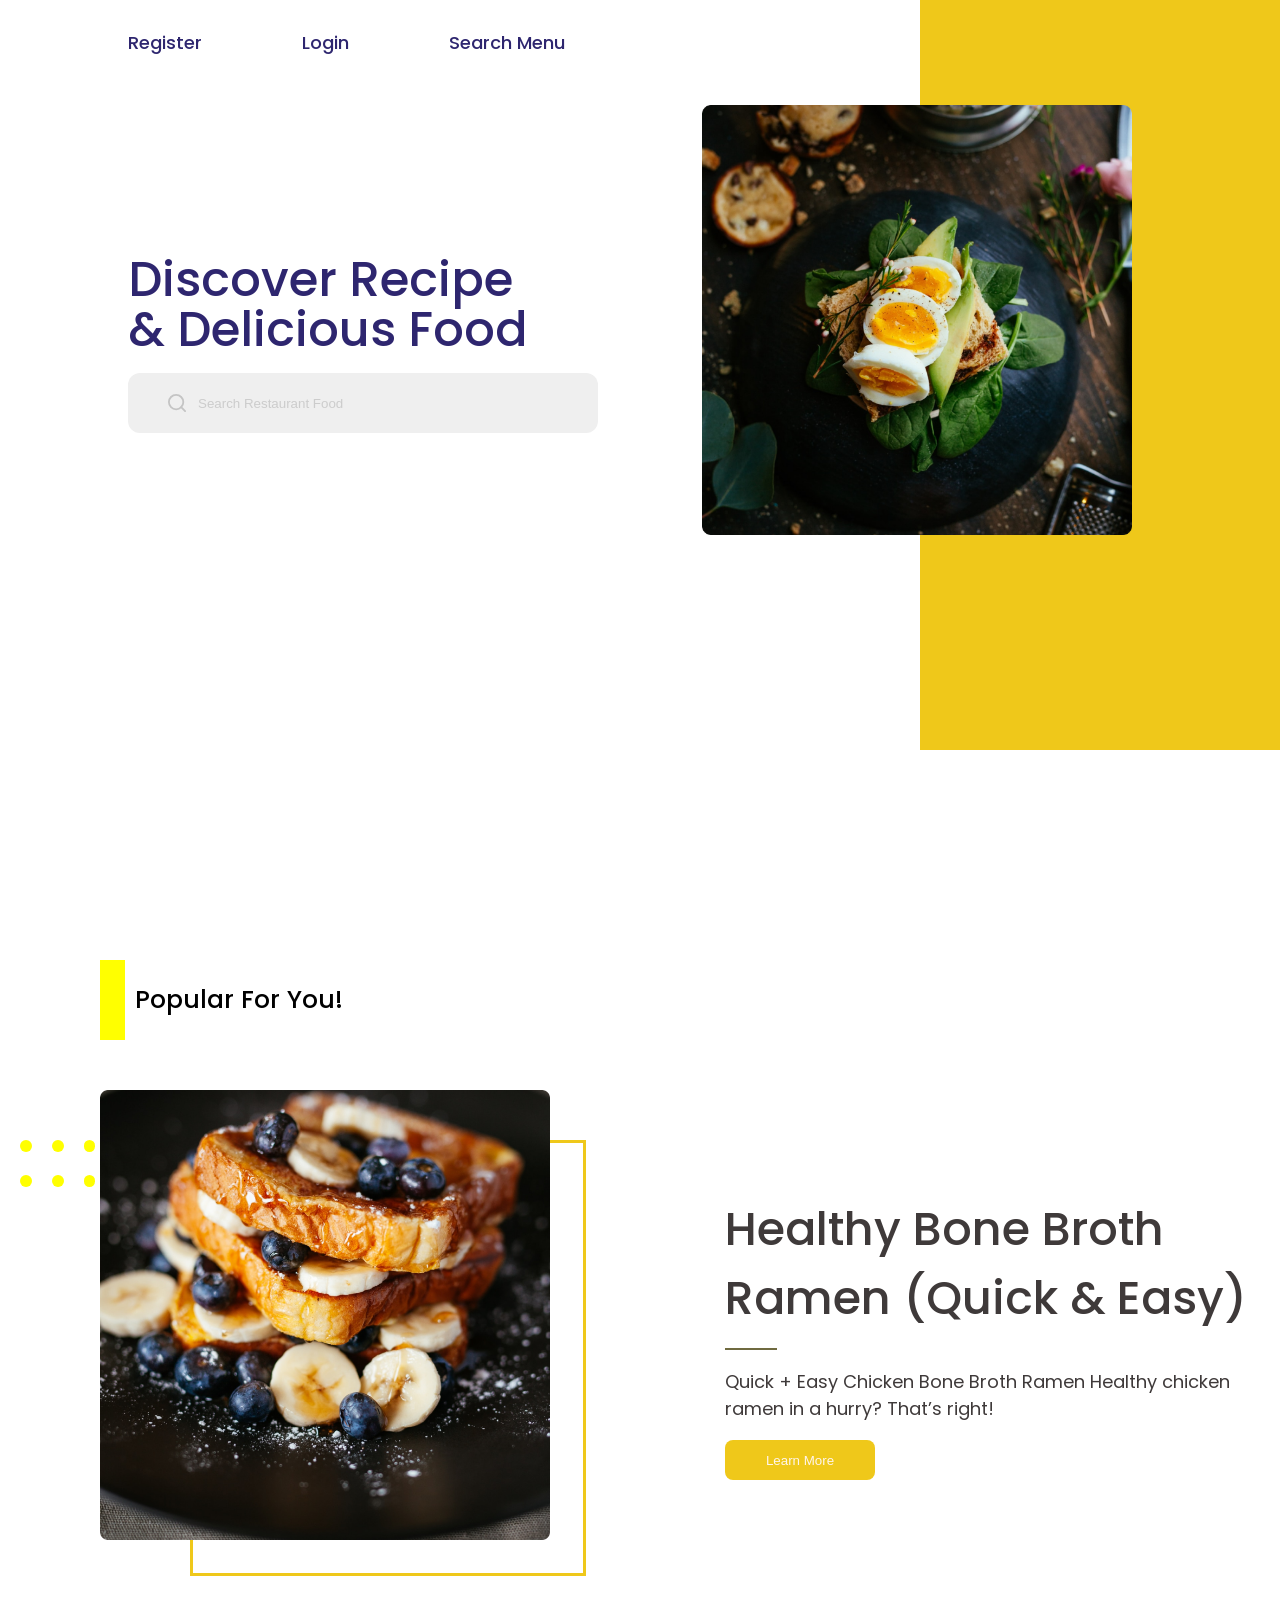
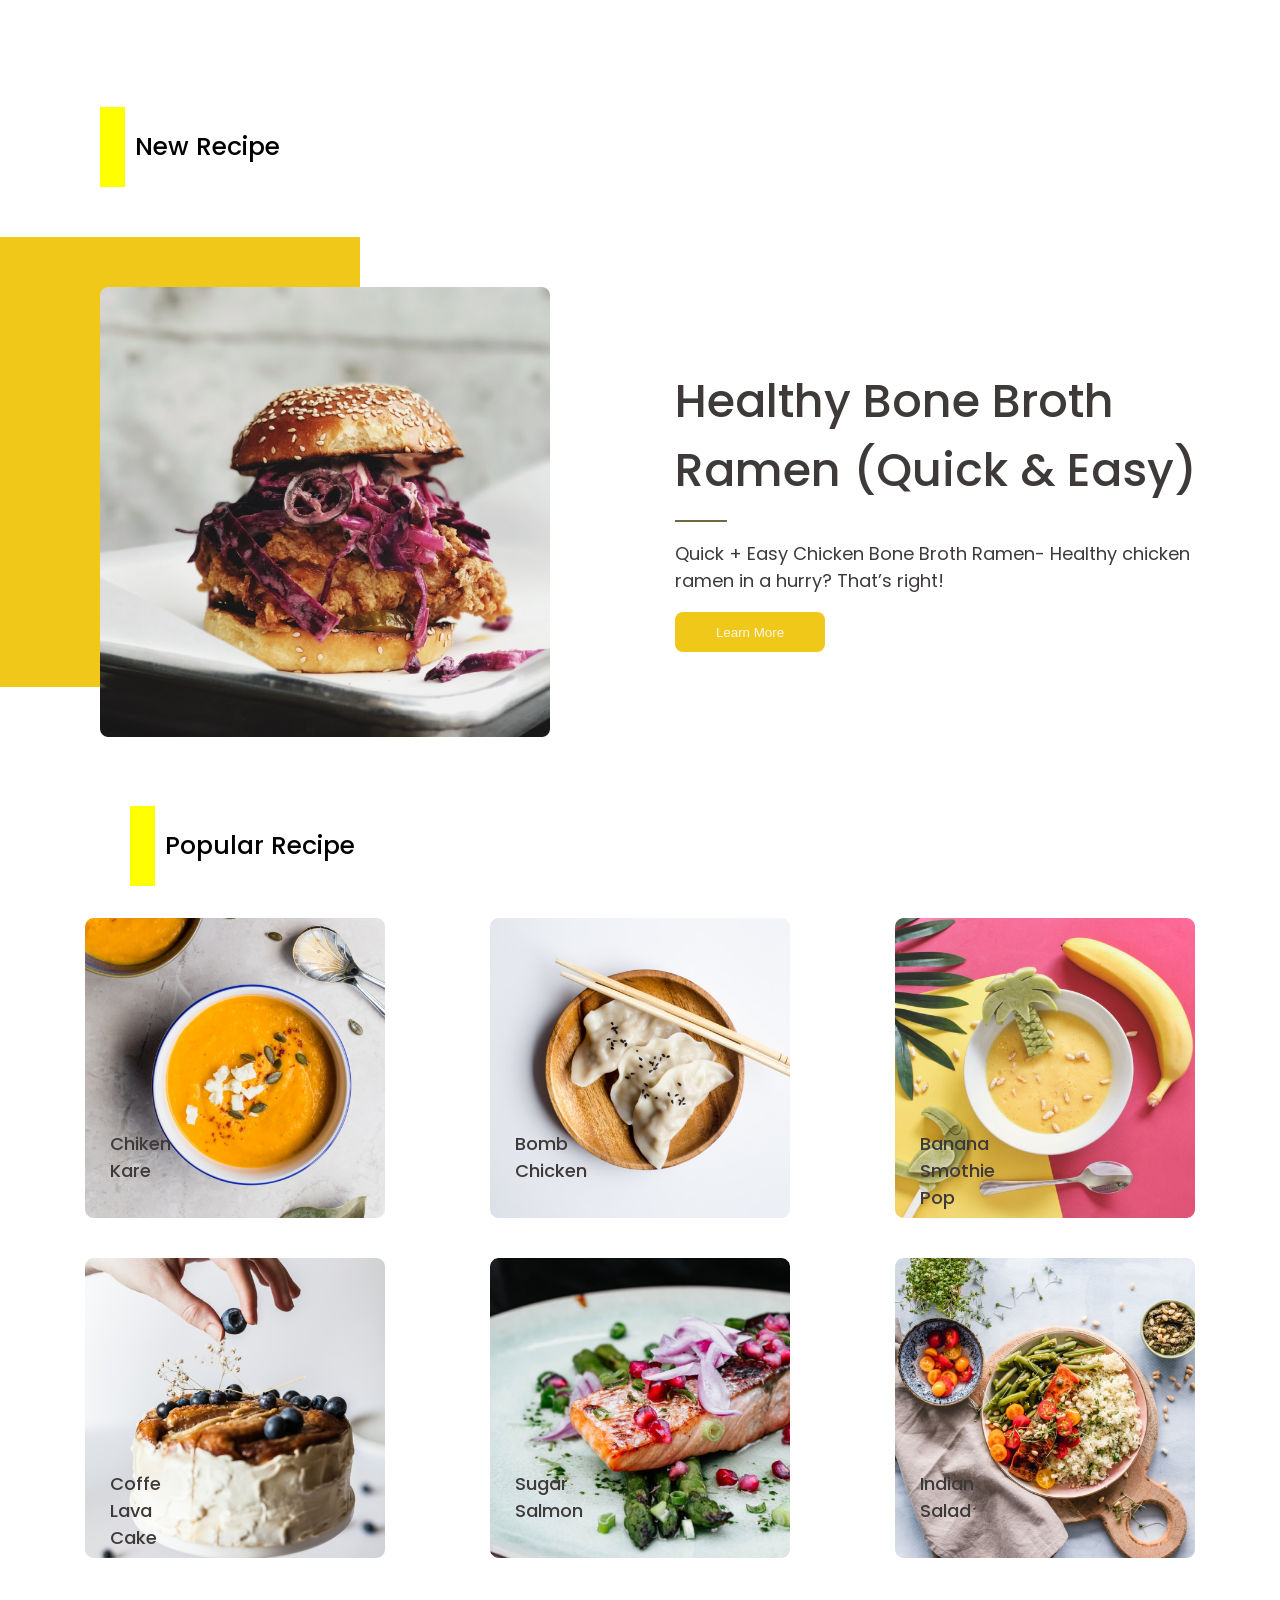
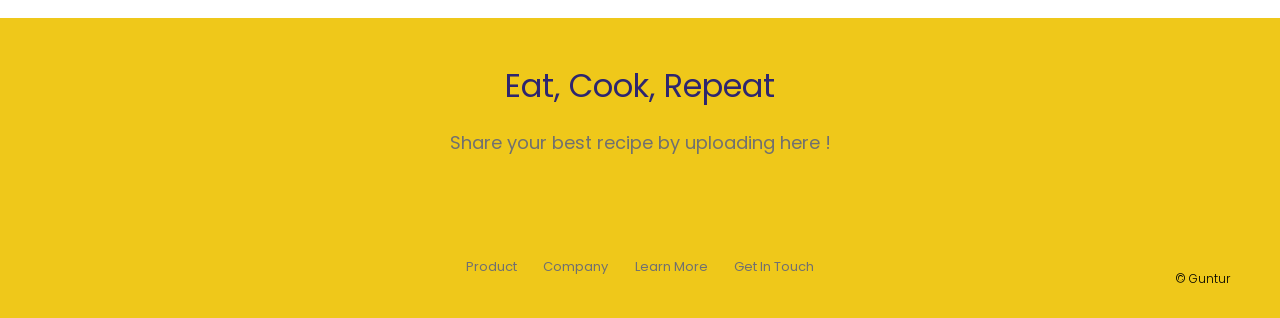
<file: index.html>
<!DOCTYPE html>
<html lang="en">
  <head>
    <meta charset="UTF-8" />
    <meta name="viewport" content="width=device-width, initial-scale=1.0" />
    <link rel="preconnect" href="https://fonts.googleapis.com" />
    <link rel="preconnect" href="https://fonts.gstatic.com" crossorigin />
    <link
      href="https://fonts.googleapis.com/css2?family=Inter&family=Poppins&display=swap"
      rel="stylesheet"
    />
    <link rel="stylesheet" href="landingpage.css" />
    <title>Food Recipe | Landing Page</title>
  </head>

  <body>
    <section class="container">
      <div class="kotak-hero1"></div>
      <nav class="navbar">
        <div class="nav-menu">
          <p><a href="register.html">Register</a></p> 
          <p><a href="login.html">Login</a></p>
          <p><a href="searchmenu.html">Search Menu</a></p>
      </nav>
      <section class="hero-container">
        <div class="hero-kiri">
          <h1>Discover Recipe & Delicious Food</h1>
          <div class="search-bar">
            <img src="assets/Group 687.svg" alt="" />
             <input
              type="text"
              placeholder="Search Restaurant Food"
              name="search-recipe"
              id="search"
            />
          </div>
        </div>
        <img class="gambar-hero" src="./assets/makanan1.png" alt="gambar1" />
      </section>
    </section>
    <section class="container-2">
      <div class="bagian-atas">
        <div class="kotak-kiri"></div>
        <h2 class="atas-kiri">Popular For You!</h2>
      </div>
      <section class="hero-2">
        <div class="box-kiri">
          <div class="kotak-gambar2"></div>
          <div class="circle">
            <div class="circle-1"></div>
            <div class="circle-1"></div>
            <div class="circle-1"></div>
            <div class="circle-1"></div>
            <div class="circle-1"></div>
            <div class="circle-1"></div>
          </div>
          <img class="gambar2" src="assets/makanan2.png" alt="gambar2" />
        </div>
        <div class="box-kanan">
          <h2 class="p-kanan">Healthy Bone Broth Ramen (Quick & Easy)</h2>
          <div class="garis"></div>
          <p class="p2-kanan">
            Quick + Easy Chicken Bone Broth Ramen Healthy chicken ramen in a
            hurry? That’s right!
          </p>
          <button>Learn More</button>
        </div>
      </section>
    </section>
    <section class="container-3">
      <div class="bagian-atas1">
        <div class="kotak-kiri"></div>
        <h2 class="atas-kiri">New Recipe</h2>
      </div>
      <section class="hero-3">
        <div class="box-kiri1">
          <div class="kotak-gambar"></div>
          <img class="gambar3" src="assets/makanan3.png" alt="gambar3" />
        </div>
        <div class="box-kanan1">
          <h2 class="p-kanan">Healthy Bone Broth Ramen (Quick & Easy)</h2>
          <div class="garis"></div>
          <p class="p2-kanan">
            Quick + Easy Chicken Bone Broth Ramen- Healthy chicken ramen in a
            hurry? That’s right!
          </p>
          <button>Learn More</button>
        </div>
      </section>
    </section>
    <section class="container-4">
      <div class="bagian-atas2">
        <div class="kotak-kiri"></div>
        <h2 class="atas-kiri">Popular Recipe</h2>
      </div>
      <div class="hero-4">
        <div class="card-1">
          <img src="./assets/card1.png" alt="" />
          <p>Chiken Kare</p>
        </div>
        <div class="card-1">
          <img src="./assets/card2.png" alt="" />
          <p>Bomb Chicken</p>
        </div>
        <div class="card-1">
          <img src="./assets/card3.png" alt="" />
          <p>Banana Smothie Pop</p>
        </div>
        <div class="card-1">
          <img src="./assets/card4.png" alt="" />
          <p>Coffe Lava Cake</p>
        </div>
        <div class="card-1">
          <img src="./assets/card5.png" alt="" />
          <p>Sugar Salmon</p>
        </div>
        <div class="card-1">
          <img src="./assets/card6.png" alt="" />
          <p>Indian Salad</p>
        </div>
      </div>
    </section>
    <footer>
      <div class="footer">
        <h1>Eat, Cook, Repeat</h1>
        <h2>Share your best recipe by uploading here !</h2>
        <ul>
          <li>Product</li>
          <li>Company</li>
          <li>Learn more</li>
          <li>Get in Touch</li>
        </ul>
      </div>
      <div class="arkdemy">© Guntur</div>
    </footer>
  </body>
</html>
</file>
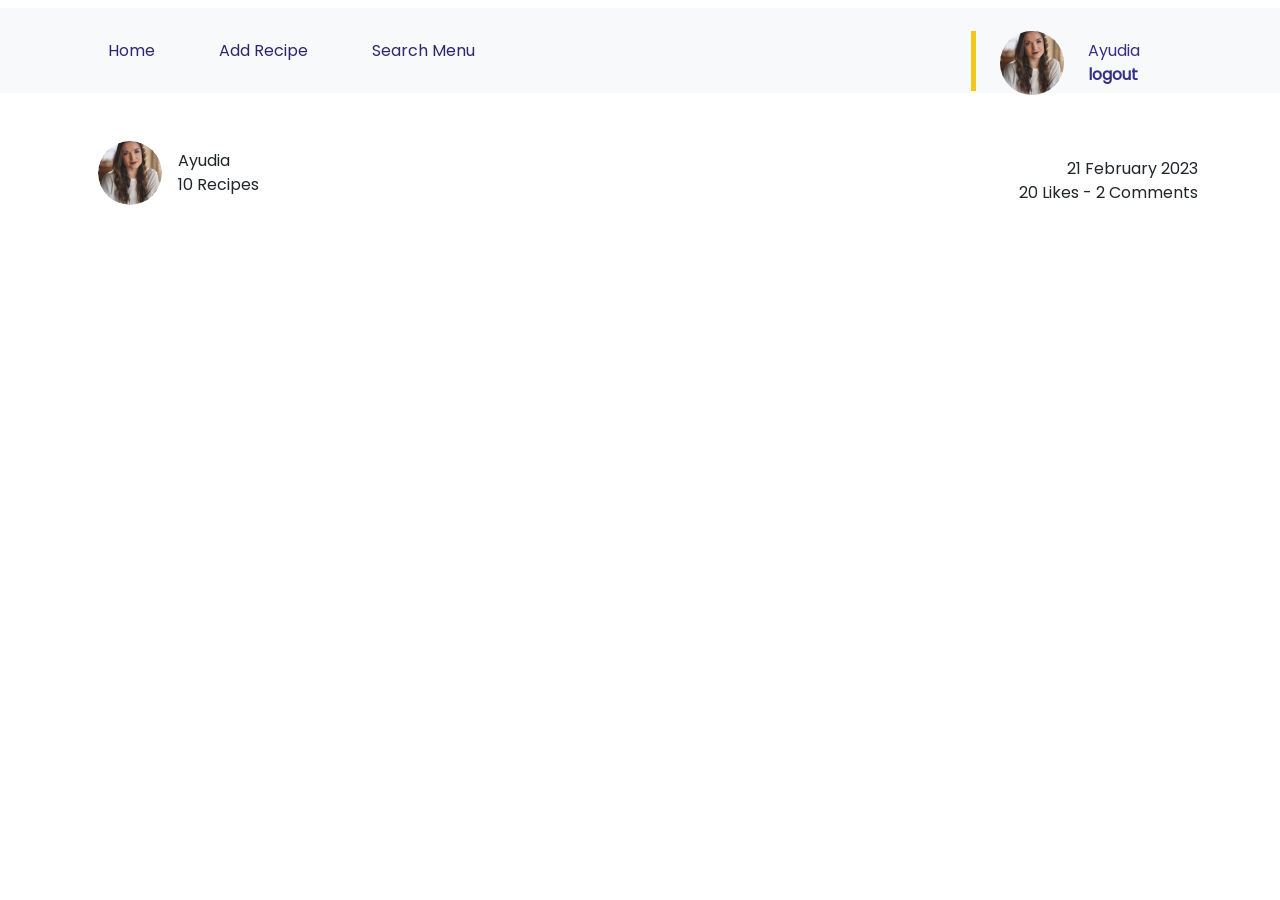
<file: detailmenu.html>
<!DOCTYPE html>
<html lang="en">
  <head>
    <meta charset="UTF-8" />
    <meta name="viewport" content="width=device-width, initial-scale=1.0" />
    <link
      href="https://cdn.jsdelivr.net/npm/bootstrap@5.3.2/dist/css/bootstrap.min.css"
      rel="stylesheet"
      integrity="sha384-T3c6CoIi6uLrA9TneNEoa7RxnatzjcDSCmG1MXxSR1GAsXEV/Dwwykc2MPK8M2HN"
      crossorigin="anonymous"
    />
    <link rel="stylesheet" href="detailmenu.css" />
    <title>Food Recipe | Detail Menu</title>
  </head>
  <body>
    <!-- Navbar -->
    <nav id="navbar" class="navbar navbar-expand-lg bg-body-tertiary mt-2">
      <div class="container-fluid">
        <div class="collapse navbar-collapse" id="navbarText">
          <ul class="navbar-nav me-auto mb-2 mb-lg-0 gap-5">
            <li class="nav-item">
              <a
                class="nav-link"
                aria-current="page"
                href="#"
                >Home</a
              >
            </li>
            <li class="nav-item">
              <a class="nav-link" href="#">Add Recipe</a>
            </li>
            <li class="nav-item active">
              <a class="nav-link" href="searchmenu.html">Search Menu</a>
            </li>
          </ul>
          <div class="navbar-item d-flex gap-4 align-content-center mt-4">
            <div class="rectangle"></div>
            <div class="">
              <a href=""><img src="assets/Ellipse 128.svg" alt="" /></a>
            </div>
            <div class="mt-2">
              <div><a href="" class="username">Ayudia</a></div>
              <div>
                <strong><a href="" class="logout">logout</a></strong>
              </div>
            </div>
          </div>
        </div>
      </div>
    </nav>
    <!-- Navbar End -->

    <!-- Profile Information-->
    <div class="container-fluid px-0 mt-5">
        <header class="container d-sm-flex align-items-center justify-content-between" id="hero">
            <div class="d-flex align-items-center" id="users-avatar">
              <span class="me-3 line-photo-user"></span>
              <img src="assets/Ellipse 128.svg" alt="users-photo" width="64" height="64" class="d-inline-blok rounded-circle object-fit-cover ms-0" />
              <div class="d-flex flex-column ms-3 h-100 justify-content-center">
                <p class="mb-0 fw-medium">Ayudia</p>
                <p class="text-recipe mb-0">10 Recipes</p>
              </div>
            </div>
            <div class="text-sm-end text-sm-start fw-medium pt-3 ps-4" id="users-status">
              <p class="my-0 fw-medium" id="date">21 February 2023</p>
              <p class="my-0 fw-medium">20 Likes - 2 Comments</p>
            </div>
          </header>


    <script
    src="https://cdn.jsdelivr.net/npm/bootstrap@5.3.2/dist/js/bootstrap.bundle.min.js"
    integrity="sha384-C6RzsynM9kWDrMNeT87bh95OGNyZPhcTNXj1NW7RuBCsyN/o0jlpcV8Qyq46cDfL"
    crossorigin="anonymous"
  ></script>
</body>
</html>
</file>
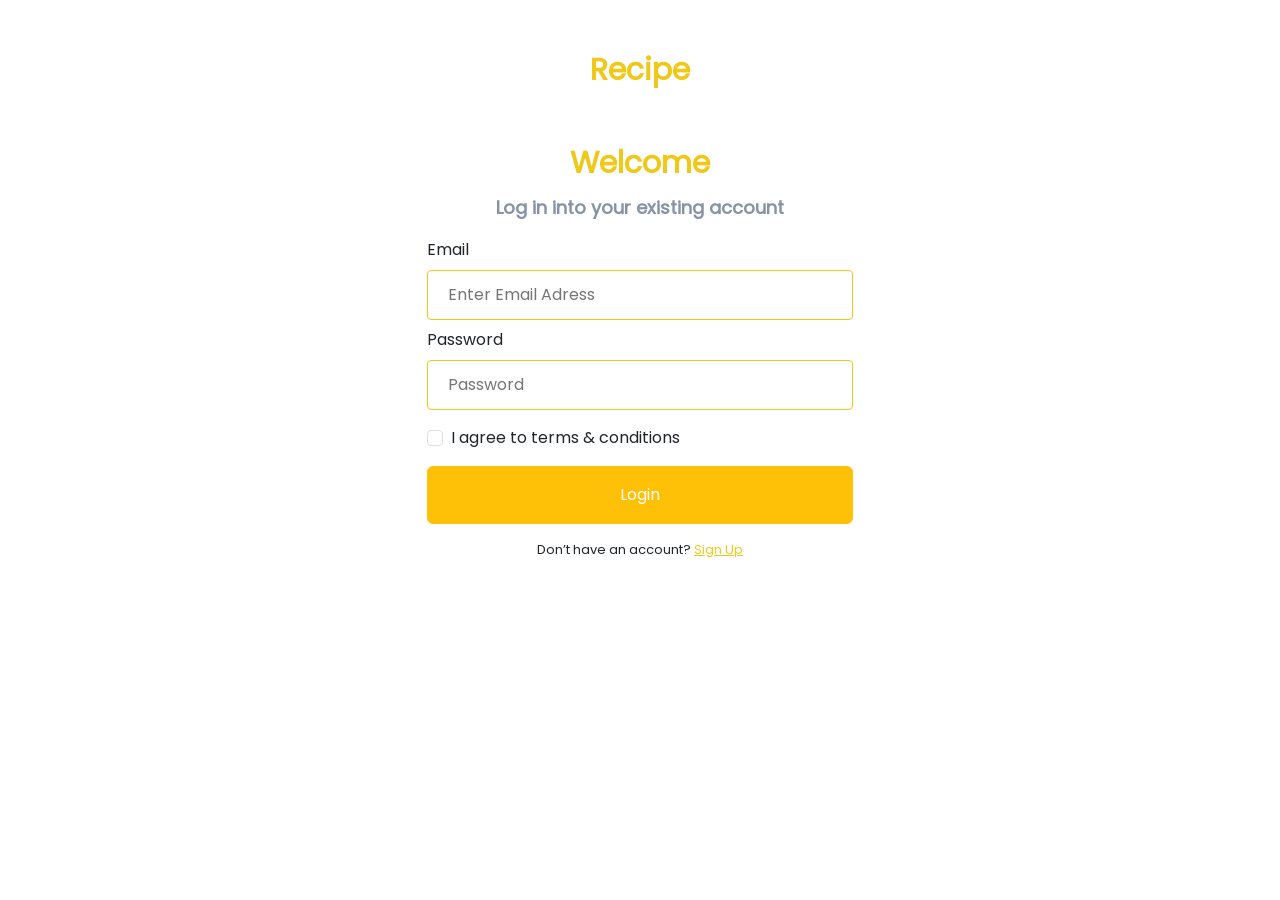
<file: login.html>
<!DOCTYPE html>
<html lang="en">
  <head>
    <meta charset="UTF-8" />
    <meta name="viewport" content="width=device-width, initial-scale=1.0" />
    <link
      href="https://cdn.jsdelivr.net/npm/bootstrap@5.3.2/dist/css/bootstrap.min.css"
      rel="stylesheet"
      integrity="sha384-T3c6CoIi6uLrA9TneNEoa7RxnatzjcDSCmG1MXxSR1GAsXEV/Dwwykc2MPK8M2HN"
      crossorigin="anonymous"
    /> 
    <link rel="stylesheet" href="login.css">
    <title>Food Recipe | Login</title>
  </head>
  <body>
    <div class="text-center mt-5">
    <h2 class="mb-5 mt-5">Recipe</h2>
    <h3 class="h3-hero mb-2">Welcome</h3>
    <h4 class="h4-hero mb-3">Log in into your existing account</h4>
  </div>
<div class="d-flex justify-content-center">
  <form class="d-flex flex-column">

    <label for="email">Email</label>
    <input type="email" id="email" placeholder="Enter Email Adress">
    
    <label for="password">Password</label>
    <input type="password" id="password" placeholder="Password">

    <div class="form-check mb-3 mt-2">
      <input class="form-check-input" type="checkbox" value="" id="flexCheckDefault">
      <label class="form-check-label" for="flexCheckDefault">I agree to terms & conditions</label>
    </div>
    
    <a role="button" value="login" class="btn btn-warning p-3 text-white" href="searchmenu.html">Login</a>
    <h5 class="text-center mt-3">Don’t have an account? <a href="">Sign Up</a></h5>
  </form>
</div>
     
    




    <script
      src="https://cdn.jsdelivr.net/npm/bootstrap@5.3.2/dist/js/bootstrap.bundle.min.js"
      integrity="sha384-C6RzsynM9kWDrMNeT87bh95OGNyZPhcTNXj1NW7RuBCsyN/o0jlpcV8Qyq46cDfL"
      crossorigin="anonymous"
    ></script>
  </body>
</html>
</file>
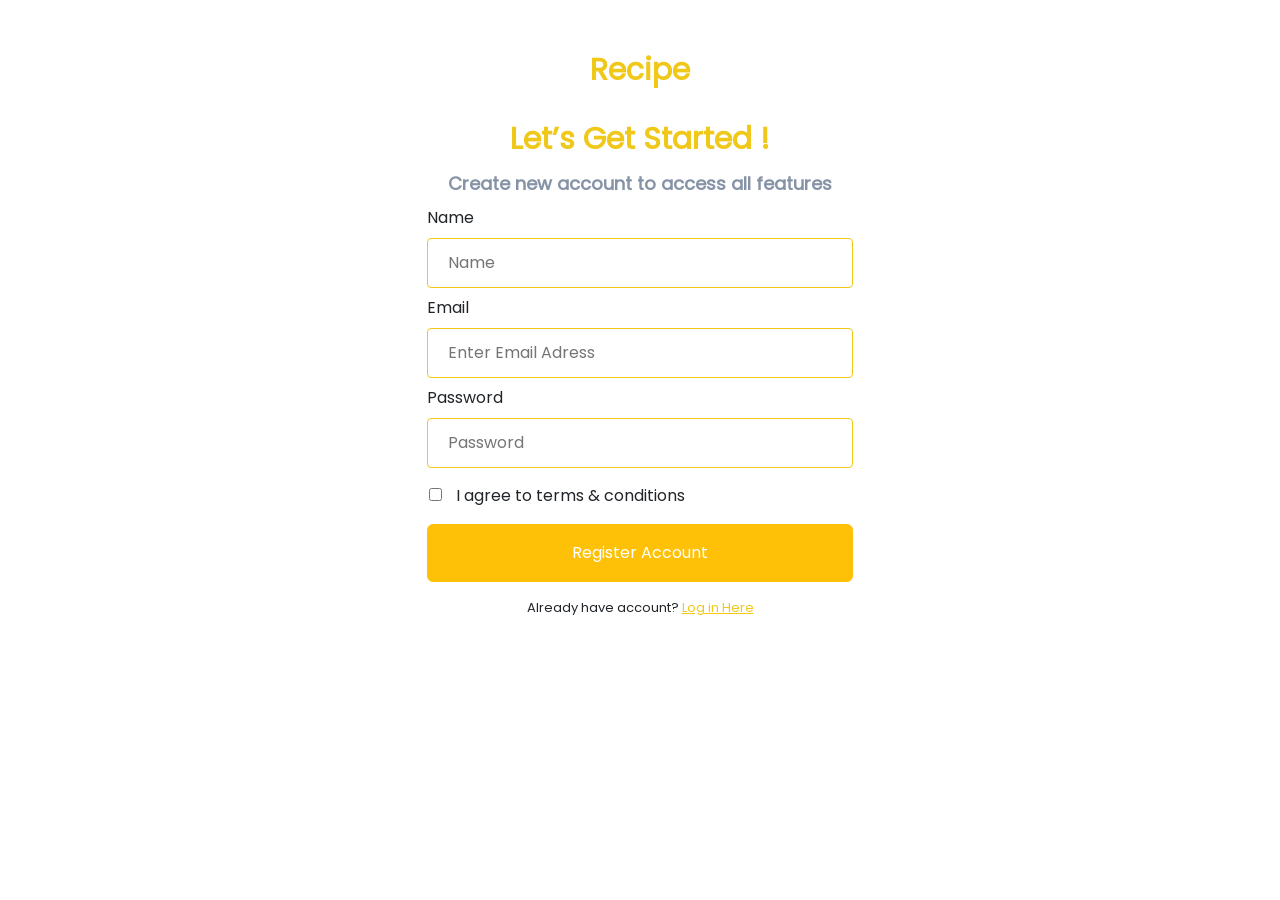
<file: register.html>
<!DOCTYPE html>
<html lang="en">
  <head>
    <meta charset="UTF-8" />
    <meta name="viewport" content="width=device-width, initial-scale=1.0" />
    <link
      href="https://cdn.jsdelivr.net/npm/bootstrap@5.3.2/dist/css/bootstrap.min.css"
      rel="stylesheet"
      integrity="sha384-T3c6CoIi6uLrA9TneNEoa7RxnatzjcDSCmG1MXxSR1GAsXEV/Dwwykc2MPK8M2HN"
      crossorigin="anonymous"
    />
    <script
    src="https://cdn.jsdelivr.net/npm/bootstrap@5.3.2/dist/js/bootstrap.bundle.min.js"
    integrity="sha384-C6RzsynM9kWDrMNeT87bh95OGNyZPhcTNXj1NW7RuBCsyN/o0jlpcV8Qyq46cDfL"
    crossorigin="anonymous"
  ></script>

    <link rel="stylesheet" href="register.css">
    <title>Food Recipe | Register</title>
  </head>
  <body>
    <div class="text-center">
    <h2 class="mb-4 mt-5">Recipe</h2>
    <h3 class="h3-hero">Let’s Get Started !</h3>
    <h4 class="h4-hero">Create new account to access all features</h4>
  </div>
<div class="d-flex justify-content-center">
  <form class="d-flex flex-column">
    
    <label for="name"> Name</label>
    <input type="text" id="name" placeholder="Name">

    <label for="email">Email</label>
    <input type="email" id="email" placeholder="Enter Email Adress">
    
    <label for="password">Password</label>
    <input type="password" id="password" placeholder="Password">

    <div class="form-check mb-3 mt-2">
      <input class="custom-control-input" type="checkbox" value="" id="customCheck1">
      <label class="custom-control-label" for="customCheck1">I agree to terms & conditions</label>
    </div>
    
    <a type="submit" role="button" value="Register Account" class="btn btn-warning p-3 text-white" href="login.html">Register Account</a>
    <h5 class="text-center mt-3">Already have account? <a href="login.html">Log in Here</a></h5>
  </form>
</div>
    
    





  </body>
</html>
</file>
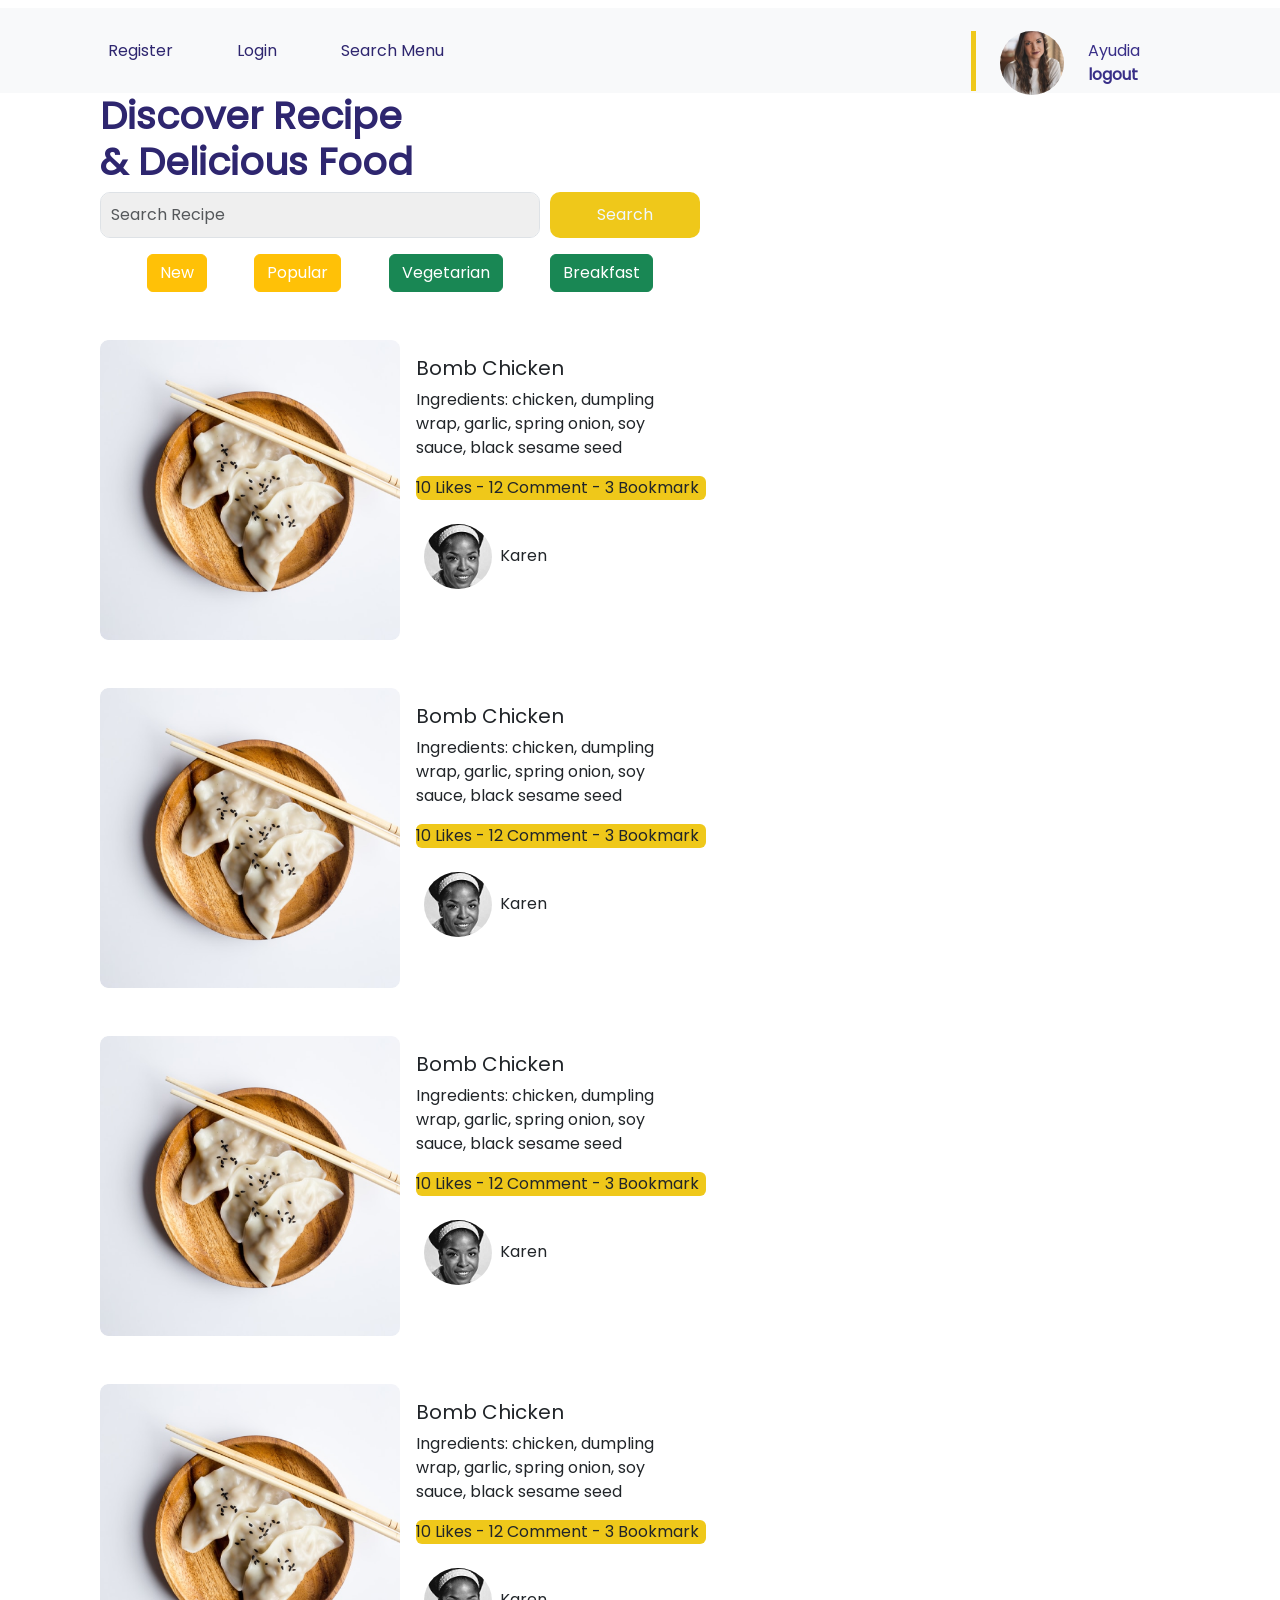
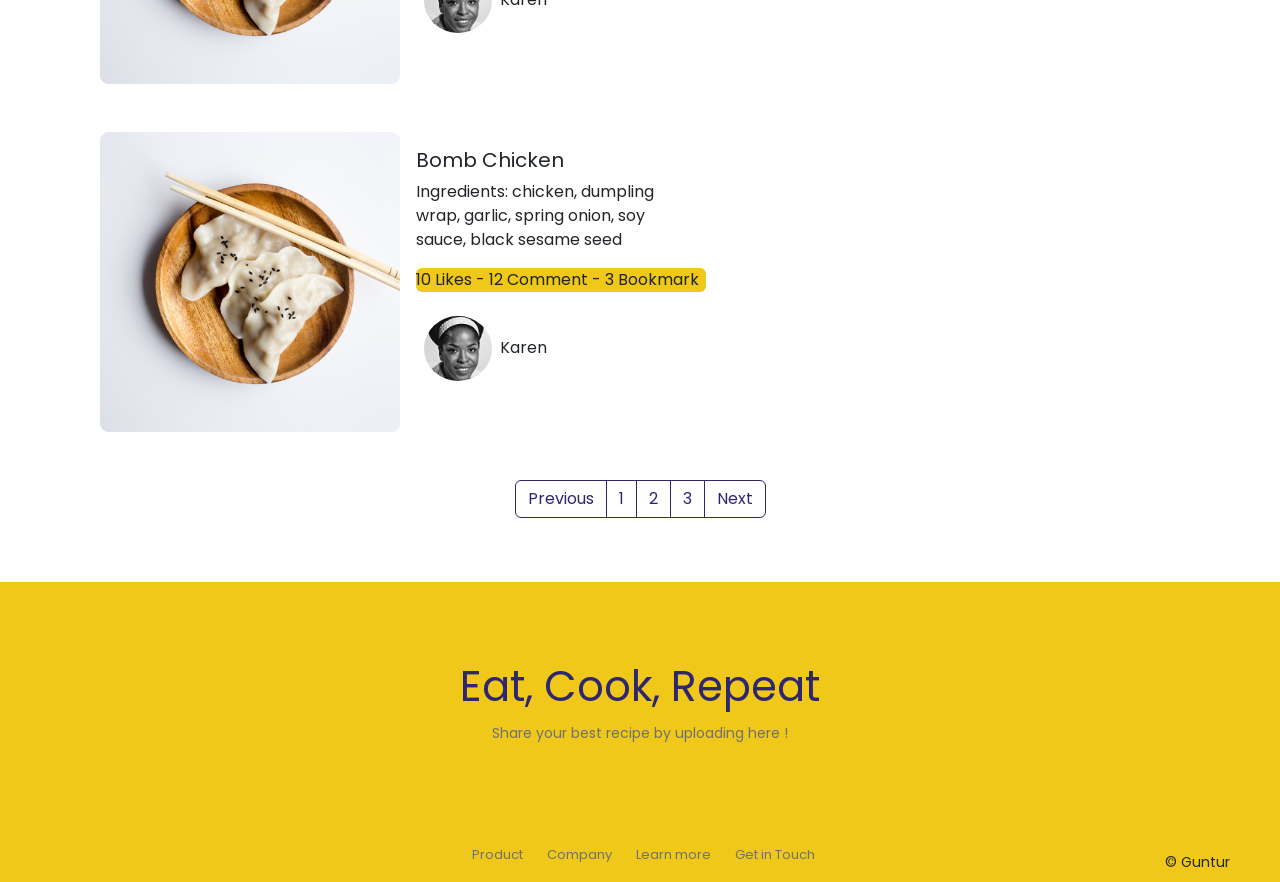
<file: searchmenu.html>
<!DOCTYPE html>
<html lang="en">
  <head>
    <meta charset="UTF-8" />
    <meta name="viewport" content="width=device-width, initial-scale=1.0" />
    <link
      href="https://cdn.jsdelivr.net/npm/bootstrap@5.3.2/dist/css/bootstrap.min.css"
      rel="stylesheet"
      integrity="sha384-T3c6CoIi6uLrA9TneNEoa7RxnatzjcDSCmG1MXxSR1GAsXEV/Dwwykc2MPK8M2HN"
      crossorigin="anonymous"
    />
    <link rel="stylesheet" href="searchmenu.css" />
    <title>Food Recipe | Search Menu</title>
  </head>
  <body>
    <!-- Navbar -->
    <nav id="navbar" class="navbar navbar-expand-lg bg-body-tertiary mt-2">
      <div class="container-fluid">
        <div class="collapse navbar-collapse" id="navbarText">
          <ul class="navbar-nav me-auto mb-2 mb-lg-0 gap-5">
            <li class="nav-item">
              <a
                class="nav-link"
                aria-current="page"
                href="register.html"
                >Register</a
              >
            </li>
            <li class="nav-item">
              <a class="nav-link" href="login.html">Login</a>
            </li>
            <li class="nav-item active">
              <a class="nav-link" href="searchmenu.html">Search Menu</a>
            </li>
          </ul>
          <div class="navbar-item d-flex gap-4 align-content-center mt-4">
            <div class="rectangle"></div>
            <div class="">
              <a href=""><img src="assets/Ellipse 128.svg" alt="" /></a>
            </div>
            <div class="mt-2">
              <div><a href="" class="username">Ayudia</a></div>
              <div>
                <strong><a href="" class="logout">logout</a></strong>
              </div>
            </div>
          </div>
        </div>
      </div>
    </nav>
    <!-- Navbar End -->

    <!-- Search Hero -->
    <div class="hero-1" >
      <h1>Discover Recipe & Delicious Food</h1>
      <div class="input-group mb-3" id="search-hero">
        <input
          type="text"
          class="form-control"
          placeholder="Search Recipe"
          aria-label="Search Recipe"
          aria-describedby="button-addon2"
        />
        <button
          class="btn btn-outline-secondary"
          type="button"
          id="button-addon2"
        >
          Search
        </button>
      </div>
      <div id="button-group" class="d-flex flex-wrap justify-content-evenly">
        <button id="btn-1" type="button" class="btn btn-warning text-white">New</button>
        <button id="btn-2" type="button" class="btn btn-warning text-white">Popular</button>
        <button id="btn-3" type="button" class="btn btn-success">Vegetarian</button>
        <button id="btn-4" type="button" class="btn btn-success">Breakfast</button>
      </div>
      <!-- Search Hero End -->

      <!-- Card -->
      <div id="card" class="card mb-3 mt-5">
        <div class="row g-0">
          <div class="col-md-6">
            <img
              src="assets/popular2.png"
              class="img-fluid rounded-start"
              alt=""
            />
          </div>
          <div class="col-md-6">
            <div class="card-body">
              <h5 class="card-title">Bomb Chicken</h5>
              <p class="card-text">
                Ingredients: chicken, dumpling wrap, garlic, spring onion, soy
                sauce, black sesame seed
              </p>
              <p id="likes" class="card-text">
                10 Likes - 12 Comment - 3 Bookmark
              </p>
              <img
                src="assets/Ellipse 127.svg"
                class="img-fluid rounded-start p-2"
                alt=""
              />Karen
            </div>
          </div>
        </div>
      </div>
      <div id="card" class="card mb-3 mt-5">
        <div class="row g-0">
          <div class="col-md-6">
            <img
              src="assets/popular2.png"
              class="img-fluid rounded-start"
              alt=""
            />
          </div>
          <div class="col-md-6">
            <div class="card-body">
              <h5 class="card-title">Bomb Chicken</h5>
              <p class="card-text">
                Ingredients: chicken, dumpling wrap, garlic, spring onion, soy
                sauce, black sesame seed
              </p>
              <p id="likes" class="card-text">
                10 Likes - 12 Comment - 3 Bookmark
              </p>
              <img
                src="assets/Ellipse 127.svg"
                class="img-fluid rounded-start p-2"
                alt=""
              />Karen
            </div>
          </div>
        </div>
      </div>
      <div id="card" class="card mb-3 mt-5">
        <div class="row g-0">
          <div class="col-md-6">
            <img
              src="assets/popular2.png"
              class="img-fluid rounded-start"
              alt=""
            />
          </div>
          <div class="col-md-6">
            <div class="card-body">
              <h5 class="card-title">Bomb Chicken</h5>
              <p class="card-text">
                Ingredients: chicken, dumpling wrap, garlic, spring onion, soy
                sauce, black sesame seed
              </p>
              <p id="likes" class="card-text">
                10 Likes - 12 Comment - 3 Bookmark
              </p>
              <img
                src="assets/Ellipse 127.svg"
                class="img-fluid rounded-start p-2"
                alt=""
              />Karen
            </div>
          </div>
        </div>
      </div>
      <div id="card" class="card mb-3 mt-5">
        <div class="row g-0">
          <div class="col-md-6">
            <img
              src="assets/popular2.png"
              class="img-fluid rounded-start"
              alt=""
            />
          </div>
          <div class="col-md-6">
            <div class="card-body">
              <h5 class="card-title">Bomb Chicken</h5>
              <p class="card-text">
                Ingredients: chicken, dumpling wrap, garlic, spring onion, soy
                sauce, black sesame seed
              </p>
              <p id="likes" class="card-text">
                10 Likes - 12 Comment - 3 Bookmark
              </p>
              <img
                src="assets/Ellipse 127.svg"
                class="img-fluid rounded-start p-2"
                alt=""
              />Karen
            </div>
          </div>
        </div>
      </div>
      <div id="card" class="card mb-5 mt-5">
        <div class="row g-0">
          <div class="col-md-6">
            <img
              src="assets/popular2.png"
              class="img-fluid rounded-start"
              alt=""
            />
          </div>
          <div class="col-md-6">
            <div class="card-body">
              <h5 class="card-title">Bomb Chicken</h5>
              <p class="card-text">
                Ingredients: chicken, dumpling wrap, garlic, spring onion, soy
                sauce, black sesame seed
              </p>
              <p id="likes" class="card-text">
                10 Likes - 12 Comment - 3 Bookmark
              </p>
              <img
                src="assets/Ellipse 127.svg"
                class="img-fluid rounded-start p-2"
                alt=""
              />Karen
            </div>
          </div>
        </div>
      </div>
    </div>
    <nav aria-label="Page navigation example" class="d-flex justify-content-center mt-5 mb-5">
      <ul class="pagination">
        <li class="page-item"><a class="page-link" href="#">Previous</a></li>
        <li class="page-item"><a class="page-link" href="#">1</a></li>
        <li class="page-item"><a class="page-link" href="#">2</a></li>
        <li class="page-item"><a class="page-link" href="#">3</a></li>
        <li class="page-item"><a class="page-link" href="#">Next</a></li>
      </ul>
    </nav>
    <footer class="footer d-flex flex-column text-center ">
        <h2>Eat, Cook, Repeat</h2>
        <p><small> Share your best recipe by uploading here !</small></p>
        <ul class="d-flex flex-row justify-content-center gap-4">
          <li>Product</li>
          <li>Company</li>
          <li>Learn more</li>
          <li>Get in Touch</li>
        </ul>
      <div id="copyright" class="d-flex justify-content-end">© Guntur</div>
    </footer>




    <script
      src="https://cdn.jsdelivr.net/npm/bootstrap@5.3.2/dist/js/bootstrap.bundle.min.js"
      integrity="sha384-C6RzsynM9kWDrMNeT87bh95OGNyZPhcTNXj1NW7RuBCsyN/o0jlpcV8Qyq46cDfL"
      crossorigin="anonymous"
    ></script>
  </body>
</html>
</file>
<file: landingpage.css>
@font-face {
  font-family: "Poppins";
  src: url(font/Poppins-Regular.ttf);
}

body {
  padding: 0;
  margin: 0;
  font-family: "Poppins";
}

.container {
  width: 100%;
  height: 100vh;
  position: relative;
}

.kotak-hero1 {
  width: 360px;
  height: 750px;
  background: #efc81a;
  position: absolute;
  top: 0;
  right: 0;
}

.navbar {
  background: transparent;
  height: 85px;
  display: flex;
  padding: 0 10%;
  align-items: center;
  justify-content: space-between;
  position: relative;
}

.nav-menu {
  display: flex;
  gap: 100px;
  text-align: center;
  font-size: 18px;
  font-weight: 500;
}

.nav-menu a {
  text-decoration: none;
  color: #2e266f;
}
.nav-menu a:visited {
  text-decoration: underline;
}
.nav-menu a:hover {
  text-decoration: underline;
}

.nav-menuright {
  display: flex;
  align-items: center;
}
.nav-menuright a {
  color: #fff5ec;
  padding-left: 10px;
  text-decoration: none;
}

.hero-container {
  display: flex;
  position: relative;
  height: 470px;
  padding: 0 10%;
  justify-content: space-between;
}

.gambar-hero {
  position: relative;
  margin: 20px;
}

.hero-kiri {
  align-self: center;
}

.hero-kiri h1 {
  color: #2e266f;
  align-items: center;
  font-size: 48px;
  font-weight: 500;
  line-height: 50px;
  width: 400px;
}

.search-bar {
  display: flex;
  align-items: center;
  background-color: #efefef;
  width: 450px;
  height: 40px;
  border-radius: 12px;
  margin-top: -30px;
  padding: 10px;
  backdrop-filter: blur(4px) saturate(100%);
}

.search-bar input {
  padding-left: 11px;
  border-radius: 10px;
  border-color: transparent;
  flex: 1;
  background-color: transparent;
  text-align: left;
  padding: 10px;
}

.search-bar input:focus {
  outline: none !important;
}

::placeholder {
  color: #b6b6b6;
  opacity: 0.6;
}

.search-bar img {
  width: 18px;
  height: 18px;
  margin-left: 30px;
}

/* 

                                BATAS CONTAINER 1


*/

.container-2 {
  width: 100%;
  position: relative;
}

.bagian-atas {
  display: flex;
  position: relative;
  align-items: center;
}

.bagian-atas .kotak-kiri {
  width: 25px;
  height: 80px;
  background: yellow;
  margin-top: 60px;
  margin-left: 100px;
}

.bagian-atas .atas-kiri {
  margin-top: 80px;
  margin-left: 10px;
  font-size: 25px;
  font-weight: 500;
}

.hero-2 {
  display: flex;
  align-items: center;
  position: relative;
  margin-top: -50px;
}

.box-kiri {
  width: 50%;
  margin: 100px;
}

.box-kanan {
  display: inline-block;
  width: 50%;
  justify-content: center;
  align-items: center;
  margin-right: 30px;
}

.gambar2 {
  width: 450px;
  height: 450px;
  position: relative;
}

.kotak-gambar2 {
  position: absolute;
  border: solid;
  border-color: #efc81a;
  width: 390px;
  height: 430px;
  margin-top: 50px;
  margin-left: 90px;
}

.circle {
  position: absolute;
  display: flex;
  flex-wrap: wrap;
  height: 50px;
  width: 80px;
  margin-top: 50px;
  margin-left: -80px;
  gap: 20px;
}

.circle-1 {
  width: 11.799px;
  height: 11.799px;
  background: yellow;
  border-radius: 50%;
}

.p-kanan {
  color: #3F3A3A;
  font-family: Poppins;
  font-size: 46px;
  font-style: normal;
  font-weight: 500;
  line-height: normal;
}

.garis {
  border: 1px solid #6f6a40;
  width: 50px;
  margin-top: -23px;
}

.p2-kanan {
  color: #3F3A3A;
  font-family: Poppins;
  font-size: 18px;

}

.box-kanan button {
  width: 150px;
  height: 40px;
  background: #efc81a;
  color: #fff5ec;
  border: none;
  border-radius: 8px;
}

/*

                                BATAS CONTAINER 2

*/

.container-3 {
  width: 100%;
  position: relative;
}

.bagian-atas1 {
  display: flex;
  position: relative;
  align-items: center;
}

.bagian-atas1 .kotak-kiri {
  width: 25px;
  height: 80px;
  background: yellow;
  margin-top: 60px;
  margin-left: 100px;
}

.bagian-atas1 .atas-kiri {
  margin-top: 80px;
  margin-left: 10px;
  font-size: 25px;
  font-weight: 500;
}

.hero-3 {
  display: flex;
  align-items: center;
  position: relative;
  margin-top: 50px;
}

.box-kiri1 {
  width: 50%;
  margin-left: 100px;
}

.box-kanan1 {
  display: inline-block;
  width: 50%;
  justify-content: center;
  align-items: center;
  margin-right: 30px;
}

.gambar3 {
  width: 450px;
  height: 450px;
  position: relative;
  margin-top: 50px;
}

.box-kiri1 .kotak-gambar {
  position: absolute;
  background: #efc81a;
  width: 360px;
  height: 450px;
  left: 0;
  top: 0;
}

.box-kanan1 .p-kanan {
  color: #3F3A3A;
  font-family: Poppins;
  font-size: 46px;
  font-style: normal;
  font-weight: 500;
  line-height: normal;
}

.box-kanan1 .garis {
  border: 1px solid #6f6a40;
  width: 50px;
  margin-top: -23px;
}

.box-kanan1 .p2-kanan {
  color: #3F3A3A;
  font-size: 18px;
}

.box-kanan1 button {
  width: 150px;
  height: 40px;
  background: #efc81a;
  color: #fff5ec;
  border: none;
  border-radius: 8px;
}

/* 

                                    BATAS CONTAINER 3

*/

.container-4 {
  width: 100%;
  position: relative;
}

.container-4 .bagian-atas2 {
  display: flex;
  position: relative;
  margin-top: 50px;
  align-items: center;
}

.bagian-atas2 .kotak-kiri {
  width: 25px;
  height: 80px;
  background: yellow;
  margin-left: 130px;
}

.bagian-atas2 .atas-kiri {
  margin-left: 10px;
  font-size: 25px;
  font-weight: 500;
  line-height: 62px;
}

.hero-4 {
  display: flex;
  justify-content: space-evenly;
  flex-wrap: wrap;

  position: relative;
}

.hero-4 img {
  width: 100%;
}

.container-4 .hero-4 .card-1 {
  position: relative;
  width: 300px;
  height: 300px;
  padding: 20px;
}

.container-4 .hero-4 .card-1 p {
  position: absolute;
  margin-left: 25px;
  margin-top: -95px;
  width: 60px;
  color: #3F3A3A;
  font-family: "Poppins";
  font-size: 18px;
  font-weight: 500;
}

.container-4 .hero-4 .card-2 p {
  position: absolute;
  margin-left: 25px;
  margin-top: -75px;
  width: 120px;
  color: #3F3A3A;
  font-family: "Poppins";
  font-size: 18px;
  font-weight: 500;
}
/*                              BATAS CONTAINER 4 */

footer {
  height: 300px;
  background: #efc81a;
  margin-top: 40px;
  display: flex;
  justify-content: center;
  align-items: center;
  text-align: center;
  position: relative;
}

footer .footer h1 {
  color: #2e266f;
  font-family: "Poppins";
  font-size: 32px;
  font-weight: 400;
  /* margin-left: 20px; */
}

.footer h2 {
  color: #707070;
  text-align: center;
  font-family: "Poppins";
  font-size: 18px;
  font-style: normal;
  font-weight: 400;
  line-height: 24px; /* 100% */
}

footer .footer ul {
  display: flex;
  gap: 10px;
  justify-content: space-evenly;
  list-style: none;
  /* background: red; */
  padding: 0;
  bottom: 0;

  margin-top: 100px;
}

footer .footer ul li {
  color: #707070;
  text-align: center;
  font-family: "Poppins";
  font-size: 13px;
  font-style: normal;
  font-weight: 400;
  line-height: 24px; /* 150% */
  text-transform: capitalize;
}

footer .arkdemy {
  position: absolute;
  bottom: 0;
  right: 50px;
  bottom: 30px;
  font-size: 12px;
  font-weight: 300;
  color: #000;
}

/* 
                                BATAS LAYOUT DESKTOP 
*/

/* 
                                        MEDIA QUERY
 */

/* MOBILE */

@media screen and (max-width: 430px) {

  .navbar{
      justify-content: center;
  }
.navbar .nav-menu{
  gap: 30px;
}
  
  .nav-menuright{
    display: none;
  }

  .kotak-hero1 {
    width: 100%;
    height: 100%;

  }
  .nav-menu {
    gap: 20px;
  }

  .gambar-hero {
    display: none;
  }

  .hero-container .hero-kiri h1 {
    width: 370px;
    line-height: 60px;
    margin-left: -29px;
    font-size: 40px;
  }
  .search-bar {
    width: 330px;
    margin-left: -25px;
    margin-top: 20px;
  }

  /*
                                          CONTAINER 2
  */

  .bagian-atas{
    margin-top: 30px;
  }

  .bagian-atas .kotak-kiri {
    margin-left: 20px;
    margin-top: 50px;
    
  }

  .hero-2 {
    margin-top: 30px;
    display: flex;
    flex-wrap: wrap;
    justify-content: center;
  }

  .box-kiri {
    margin: 0px;
    margin-left: -100px;
  }

  .gambar2 {
    width: 280px;
    height: 280px;
  }

  .kotak-gambar2 {
    width: 280px;
    height: 280px;
    margin: 20px;
  }

  .box-kanan {
    margin-top: 20px;
    display: flex;
    flex-wrap: wrap;
    width: 300px;
    padding-left: 40px;
  }

  .p-kanan {
    font-size: 25px;
  }

  .p2-kanan {
    font-size: 16px;
  }

  .box-kanan button {
    margin-top: 30px;
  }

  /*
                                            CONTAINER 3
  */

  .bagian-atas1{
    margin-bottom: 50px;
  }
  
  .bagian-atas1 .kotak-kiri {
    margin-left: 20px;
    margin-top: 50px;
  }

  .hero-3 {
    margin-top: 30px;
    display: flex;
    flex-wrap: wrap;
    justify-content: center;
  }

  .box-kiri1 {
    margin: 0px;
    margin-left: -100px;
  }

  .gambar3 {
    width: 280px;
    height: 280px;
  }

  .box-kiri1 .kotak-gambar {
    width: 300px;
    height: 300px;
  }

  .box-kanan1 {
    margin-top: 20px;
    display: flex;
    flex-wrap: wrap;
    width: 300px;
    padding-left: 40px;
  }

  .box-kanan1 .p-kanan  {
    font-size: 25px;
  }

  .box-kanan1 .p2-kanan{
    font-size: 16px;
  }
  
  .box-kanan1 button {
    margin-top: 30px;
  }

/* 
                                       CONTAINER 4
*/


.bagian-atas2{
  margin-bottom: 50px;
}

.bagian-atas2 .kotak-kiri {
  margin-left: 20px;
  /* margin-top: 50px; */
}


.arkdemy{
  display: none;
}










}
</file>
<file: detailmenu.css>
@font-face {
    font-family: "Poppins";
    src: url(font/Poppins-Regular.ttf);
  }
  
  body {
    padding: 0;
    margin: 0;
    font-family: "Poppins";
  }
                          /* navbar */
  .navbar {
    background: transparent;
    height: 85px;
    padding: 0 10%;
    position: relative;
    margin-left: -40px;
  }
  
  .navbar a{
    color: #2E266F;
  }
  
  .navbar a:visited {
    color: #392f88;
    text-decoration: underline;
  }
  
  .navbar a:hover {
    color: #392f88;
    text-decoration: underline;
  }
  
  .rectangle{
    width: 5px;
    height: 60px;
    background: #EFC81A;
  }
  
  .logout{
    text-decoration: none;
    color: #000;
  }
  
  .username{
    text-decoration: none;
    color: #000;
  }
                          /* navbar end */
</file>
<file: login.css>
@font-face {
    font-family: "Poppins";
    src: url(font/Poppins-Regular.ttf);
  }
  
  body {
    padding: 0;
    margin: 0;
    font-family: "Poppins";
  }
  
  input[type="text"],
  select {
    width: 426px;
    padding: 12px 20px;
    margin: 8px 0;
    display: inline-block;
    border: 1px solid #EFC81A;
    border-radius: 4px;
    box-sizing: border-box;
  }
  
  input[type="email"],
  select {
    width: 426px;
    padding: 12px 20px;
    margin: 8px 0;
    display: inline-block;
    border: 1px solid #EFC81A;
    border-radius: 4px;
    box-sizing: border-box;
  }
  
  input[type="password"],
  select {
    width: 426px;
    padding: 12px 20px;
    margin: 8px 0;
    display: inline-block;
    border: 1px solid #EFC81A;
    border-radius: 4px;
    box-sizing: border-box;
  }
  
  input[type="submit"] {
    width: 426px;
    background-color: #efc81a;
    color: white;
    padding: 14px 20px;
    margin: 8px 0;
    border: none;
    border-radius: 4px;
    cursor: pointer;
  }
  
  
  input[type="submit"]:hover {
    background-color: #d6b318;
  }
  
  .h3-hero{
    color: #EFC81A;
  font-size: 30px;
  font-style: normal;
  font-weight: 700;
  line-height: normal;
  }
  
  
  .h4-hero{
    color: #8692A6;
    font-family: Poppins;
    font-size: 18px;
    font-style: normal;
    font-weight: 900;
    line-height: 28px; 
  }
  
  h2{
    color: #EFC81A;
  font-size: 30px;
  font-style: normal;
  font-weight: 700;
  line-height: normal;
  }
  
  h5{
    font-size: 13px;
  font-style: normal;
  font-weight: 500;
  line-height: normal;
  }
  
  a{
    color: #EFC81A;
    font-size: 13px;
    font-style: normal;
    font-weight: 500;
    line-height: normal;
  }
</file>
<file: register.css>
@font-face {
  font-family: "Poppins";
  src: url(font/Poppins-Regular.ttf);
}

body {
  padding: 0;
  margin: 0;
  font-family: "Poppins";
}

input[type="text"],
select {
  width: 426px;
  padding: 12px 20px;
  margin: 8px 0;
  display: inline-block;
  border: 1px solid #EFC81A;
  border-radius: 4px;
  box-sizing: border-box;
}

input[type="email"],
select {
  width: 426px;
  padding: 12px 20px;
  margin: 8px 0;
  display: inline-block;
  border: 1px solid #EFC81A;
  border-radius: 4px;
  box-sizing: border-box;
}

input[type="password"],
select {
  width: 426px;
  padding: 12px 20px;
  margin: 8px 0;
  display: inline-block;
  border: 1px solid #EFC81A;
  border-radius: 4px;
  box-sizing: border-box;
}

input[type="submit"] {
  width: 426px;
  background-color: #efc81a;
  color: white;
  padding: 14px 20px;
  margin: 8px 0;
  border: none;
  border-radius: 4px;
  cursor: pointer;
}


input[type="submit"]:hover {
  background-color: #d6b318;
}

input[type=checkbox]{
  accent-color: #d6b318 !important;
  border: 0;
  margin-left: -22px;
  margin-right: 10px;
  
}


.h3-hero{
  color: #EFC81A;
font-size: 30px;
font-style: normal;
font-weight: 700;
line-height: normal;
}


.h4-hero{
  color: #8692A6;
  font-family: Poppins;
  font-size: 18px;
  font-style: normal;
  font-weight: 900;
  line-height: 28px; 
}

h2{
  color: #EFC81A;
font-size: 30px;
font-style: normal;
font-weight: 700;
line-height: normal;
}

h5{
  font-size: 13px;
font-style: normal;
font-weight: 500;
line-height: normal;
}

a{
  color: #EFC81A;
  font-size: 13px;
  font-style: normal;
  font-weight: 500;
  line-height: normal;
}
</file>
<file: searchmenu.css>
@font-face {
  font-family: "Poppins";
  src: url(font/Poppins-Regular.ttf);
}

body {
  padding: 0;
  margin: 0;
  font-family: "Poppins";
}
                        /* navbar */
.navbar {
  background: transparent;
  height: 85px;
  padding: 0 10%;
  position: relative;
  margin-left: -40px;
}

.navbar a{
  color: #2E266F;
}

.navbar a:visited {
  color: #392f88;
  text-decoration: underline;
}

.navbar a:hover {
  color: #392f88;
  text-decoration: underline;
}

.rectangle{
  width: 5px;
  height: 60px;
  background: #EFC81A;
}

.logout{
  text-decoration: none;
  color: #000;
}

.username{
  text-decoration: none;
  color: #000;
}
                        /* navbar end */

                          /* hero */

.hero-1{
  width: 600px;
  /* background-color: red; */
  margin-left: 100px;
}

h1{

  color: #2E266F;
  font-size: 38px;
  font-weight: 600;
  width: 330px;
}


#search-hero input{
 padding: 10px;
 border-radius: 10px;
 background-color: #EFEFEF;
 color: #2E266F;

}

#button-addon2{
  margin-left: 10px;
  width: 150px;
  border-radius: 10px;
  background-color: #EFC81A;
  border: none;
  color: aliceblue;
}


                /* hero end */

                /* card */
#card{
  max-width: 800px; 
  border: none; 
  /* background-color: red; */
}
          
#likes{
  border-radius: 6px;
background: #EFC81A;
  width: 290px;
}

                    /* pagination */
.pagination a{
  color: #2E266F;
  border-color: #2E266F;
}
.pagination a:visited {

  color: #392f88;
  border-color: #2E266F;
}
.pagination a:hover {

  color: #000;
  border-color: #2E266F;
}

/* footer */
footer {
  height: 300px;
  background: #efc81a;
}

footer h2{
  margin-top: 80px;
  color: #2E266F;
  font-size: 42px;
}

footer p{
  margin-bottom: 80px;
  color: #707070;
}

footer ul{
  list-style:none;
  font-size: 13px;
  color: #707070;
  margin-right: 25px;
  justify-content: end;
  margin-top: 20px;
}

footer #copyright {
  margin-right: 50px;
  font-size: 14px;
  margin-top: -28px;
}
</file>
